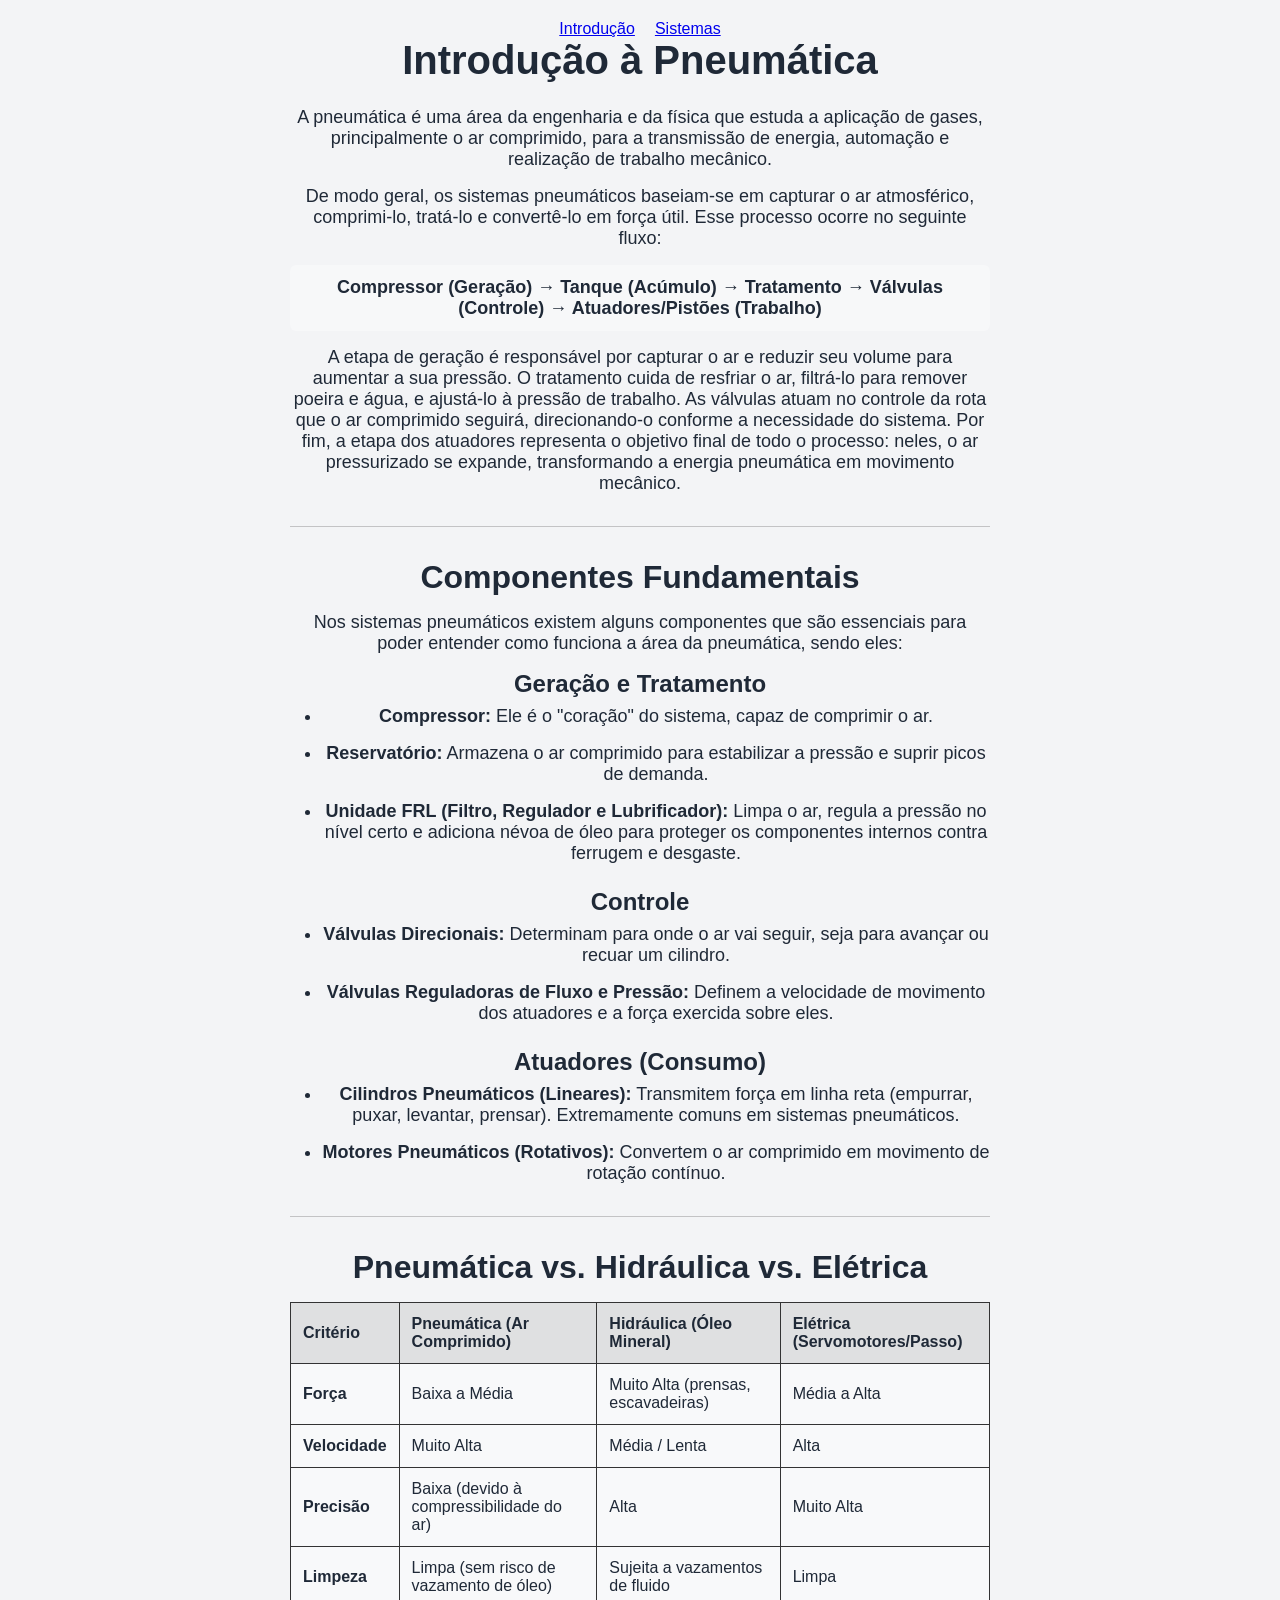
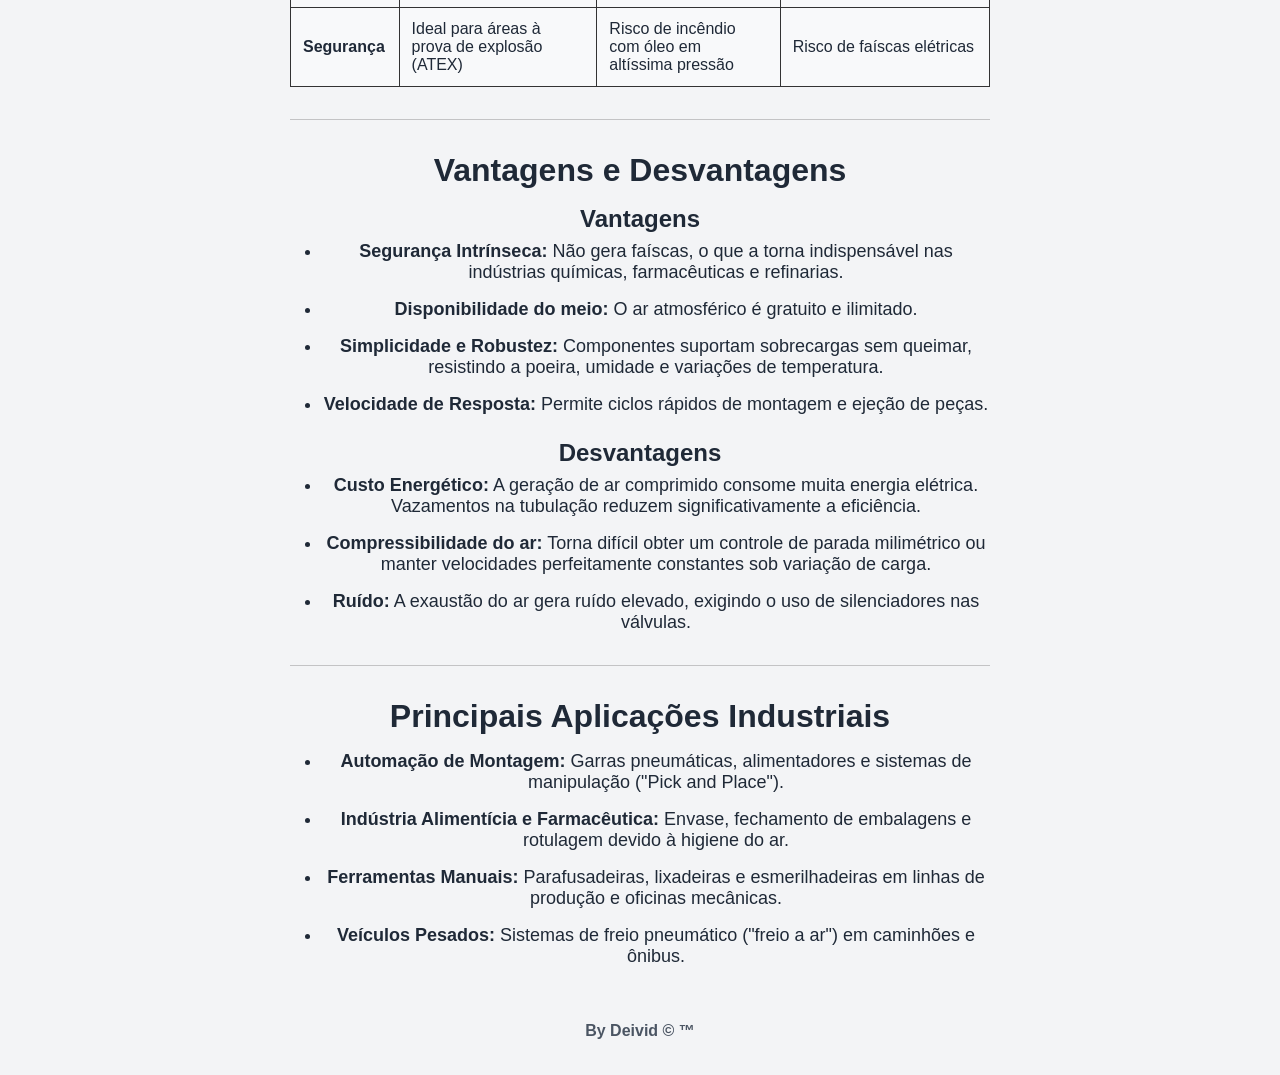
<file: index.html>
<!DOCTYPE html>
<html lang="pt-BR">
<head>
    <meta charset="UTF-8">
    <meta name="viewport" content="width=device-width, initial-scale=1.0">
    <link rel="stylesheet" href="./style.css">
    <script src="script.js"></script>
    <title>Introdução à Pneumática</title>
</head>
<body>
<header>
    <button class="menu-btn" id="menu-btn">☰</button>

    <nav id="menu">
        <a href="index.html">Introdução</a>
        <a href="sistemas.html">Sistemas</a>
    </nav>
</header>
<main>

    <h1>Introdução à Pneumática</h1>
    
    <p>
        A pneumática é uma área da engenharia e da física que estuda a aplicação de gases, principalmente o ar comprimido, para a transmissão de energia, automação e realização de trabalho mecânico.
    </p>
    
    <p>
        De modo geral, os sistemas pneumáticos baseiam-se em capturar o ar atmosférico, comprimi-lo, tratá-lo e convertê-lo em força útil. Esse processo ocorre no seguinte fluxo:
    </p>
    
    <p class="fluxo">
        Compressor (Geração) &rarr; Tanque (Acúmulo) &rarr; Tratamento &rarr; Válvulas (Controle) &rarr; Atuadores/Pistões (Trabalho)
    </p>
    
    <p>
        A etapa de geração é responsável por capturar o ar e reduzir seu volume para aumentar a sua pressão.
        O tratamento cuida de resfriar o ar, filtrá-lo para remover poeira e água, e ajustá-lo à pressão de trabalho.
        As válvulas atuam no controle da rota que o ar comprimido seguirá, direcionando-o conforme a necessidade do sistema.
        Por fim, a etapa dos atuadores representa o objetivo final de todo o processo: neles, o ar pressurizado se expande, transformando a energia pneumática em movimento mecânico.
    </p>
    
    <hr>
    
    <h2>Componentes Fundamentais</h2>
    <p>
        Nos sistemas pneumáticos existem alguns componentes que são essenciais para poder entender como funciona a área da pneumática, sendo eles:
    </p>
    
    <h3>Geração e Tratamento</h3>
    <ul>
        <li><strong>Compressor:</strong> Ele é o "coração" do sistema, capaz de comprimir o ar.</li>
        <li><strong>Reservatório:</strong> Armazena o ar comprimido para estabilizar a pressão e suprir picos de demanda.</li>
        <li><strong>Unidade FRL (Filtro, Regulador e Lubrificador):</strong> Limpa o ar, regula a pressão no nível certo e adiciona névoa de óleo para proteger os componentes internos contra ferrugem e desgaste.</li>
    </ul>
    
    <h3>Controle</h3>
    <ul>
        <li><strong>Válvulas Direcionais:</strong> Determinam para onde o ar vai seguir, seja para avançar ou recuar um cilindro.</li>
        <li><strong>Válvulas Reguladoras de Fluxo e Pressão:</strong> Definem a velocidade de movimento dos atuadores e a força exercida sobre eles.</li>
    </ul>
    
    <h3>Atuadores (Consumo)</h3>
    <ul>
        <li><strong>Cilindros Pneumáticos (Lineares):</strong> Transmitem força em linha reta (empurrar, puxar, levantar, prensar). Extremamente comuns em sistemas pneumáticos.</li>
        <li><strong>Motores Pneumáticos (Rotativos):</strong> Convertem o ar comprimido em movimento de rotação contínuo.</li>
    </ul>
    
    <hr>
    
    <h2>Pneumática vs. Hidráulica vs. Elétrica</h2>
    
    <div class="tabela-container">
        <table>
            <thead>
                <tr>
                    <th>Critério</th>
                    <th>Pneumática (Ar Comprimido)</th>
                    <th>Hidráulica (Óleo Mineral)</th>
                    <th>Elétrica (Servomotores/Passo)</th>
                </tr>
            </thead>
            <tbody>
                <tr>
                    <td><strong>Força</strong></td>
                    <td>Baixa a Média</td>
                    <td>Muito Alta (prensas, escavadeiras)</td>
                    <td>Média a Alta</td>
                </tr>
                <tr>
                    <td><strong>Velocidade</strong></td>
                    <td>Muito Alta</td>
                    <td>Média / Lenta</td>
                    <td>Alta</td>
                </tr>
                <tr>
                    <td><strong>Precisão</strong></td>
                    <td>Baixa (devido à compressibilidade do ar)</td>
                    <td>Alta</td>
                    <td>Muito Alta</td>
                </tr>
                <tr>
                    <td><strong>Limpeza</strong></td>
                    <td>Limpa (sem risco de vazamento de óleo)</td>
                    <td>Sujeita a vazamentos de fluido</td>
                    <td>Limpa</td>
                </tr>
                <tr>
                    <td><strong>Segurança</strong></td>
                    <td>Ideal para áreas à prova de explosão (ATEX)</td>
                    <td>Risco de incêndio com óleo em altíssima pressão</td>
                    <td>Risco de faíscas elétricas</td>
                </tr>
            </tbody>
        </table>
    </div>
    
    <hr>
    
    <h2>Vantagens e Desvantagens</h2>
    
    <h3>Vantagens</h3>
    <ul>
        <li><strong>Segurança Intrínseca:</strong> Não gera faíscas, o que a torna indispensável nas indústrias químicas, farmacêuticas e refinarias.</li>
        <li><strong>Disponibilidade do meio:</strong> O ar atmosférico é gratuito e ilimitado.</li>
        <li><strong>Simplicidade e Robustez:</strong> Componentes suportam sobrecargas sem queimar, resistindo a poeira, umidade e variações de temperatura.</li>
        <li><strong>Velocidade de Resposta:</strong> Permite ciclos rápidos de montagem e ejeção de peças.</li>
    </ul>
    
    <h3>Desvantagens</h3>
    <ul>
        <li><strong>Custo Energético:</strong> A geração de ar comprimido consome muita energia elétrica. Vazamentos na tubulação reduzem significativamente a eficiência.</li>
        <li><strong>Compressibilidade do ar:</strong> Torna difícil obter um controle de parada milimétrico ou manter velocidades perfeitamente constantes sob variação de carga.</li>
        <li><strong>Ruído:</strong> A exaustão do ar gera ruído elevado, exigindo o uso de silenciadores nas válvulas.</li>
    </ul>
    
    <hr>
    
    <h2>Principais Aplicações Industriais</h2>
    <ul>
        <li><strong>Automação de Montagem:</strong> Garras pneumáticas, alimentadores e sistemas de manipulação ("Pick and Place").</li>
        <li><strong>Indústria Alimentícia e Farmacêutica:</strong> Envase, fechamento de embalagens e rotulagem devido à higiene do ar.</li>
        <li><strong>Ferramentas Manuais:</strong> Parafusadeiras, lixadeiras e esmerilhadeiras em linhas de produção e oficinas mecânicas.</li>
        <li><strong>Veículos Pesados:</strong> Sistemas de freio pneumático ("freio a ar") em caminhões e ônibus.</li>
    </ul>
</main>
<footer>
    By Deivid &copy; &trade;
</footer>
</body>
</html>
</file>
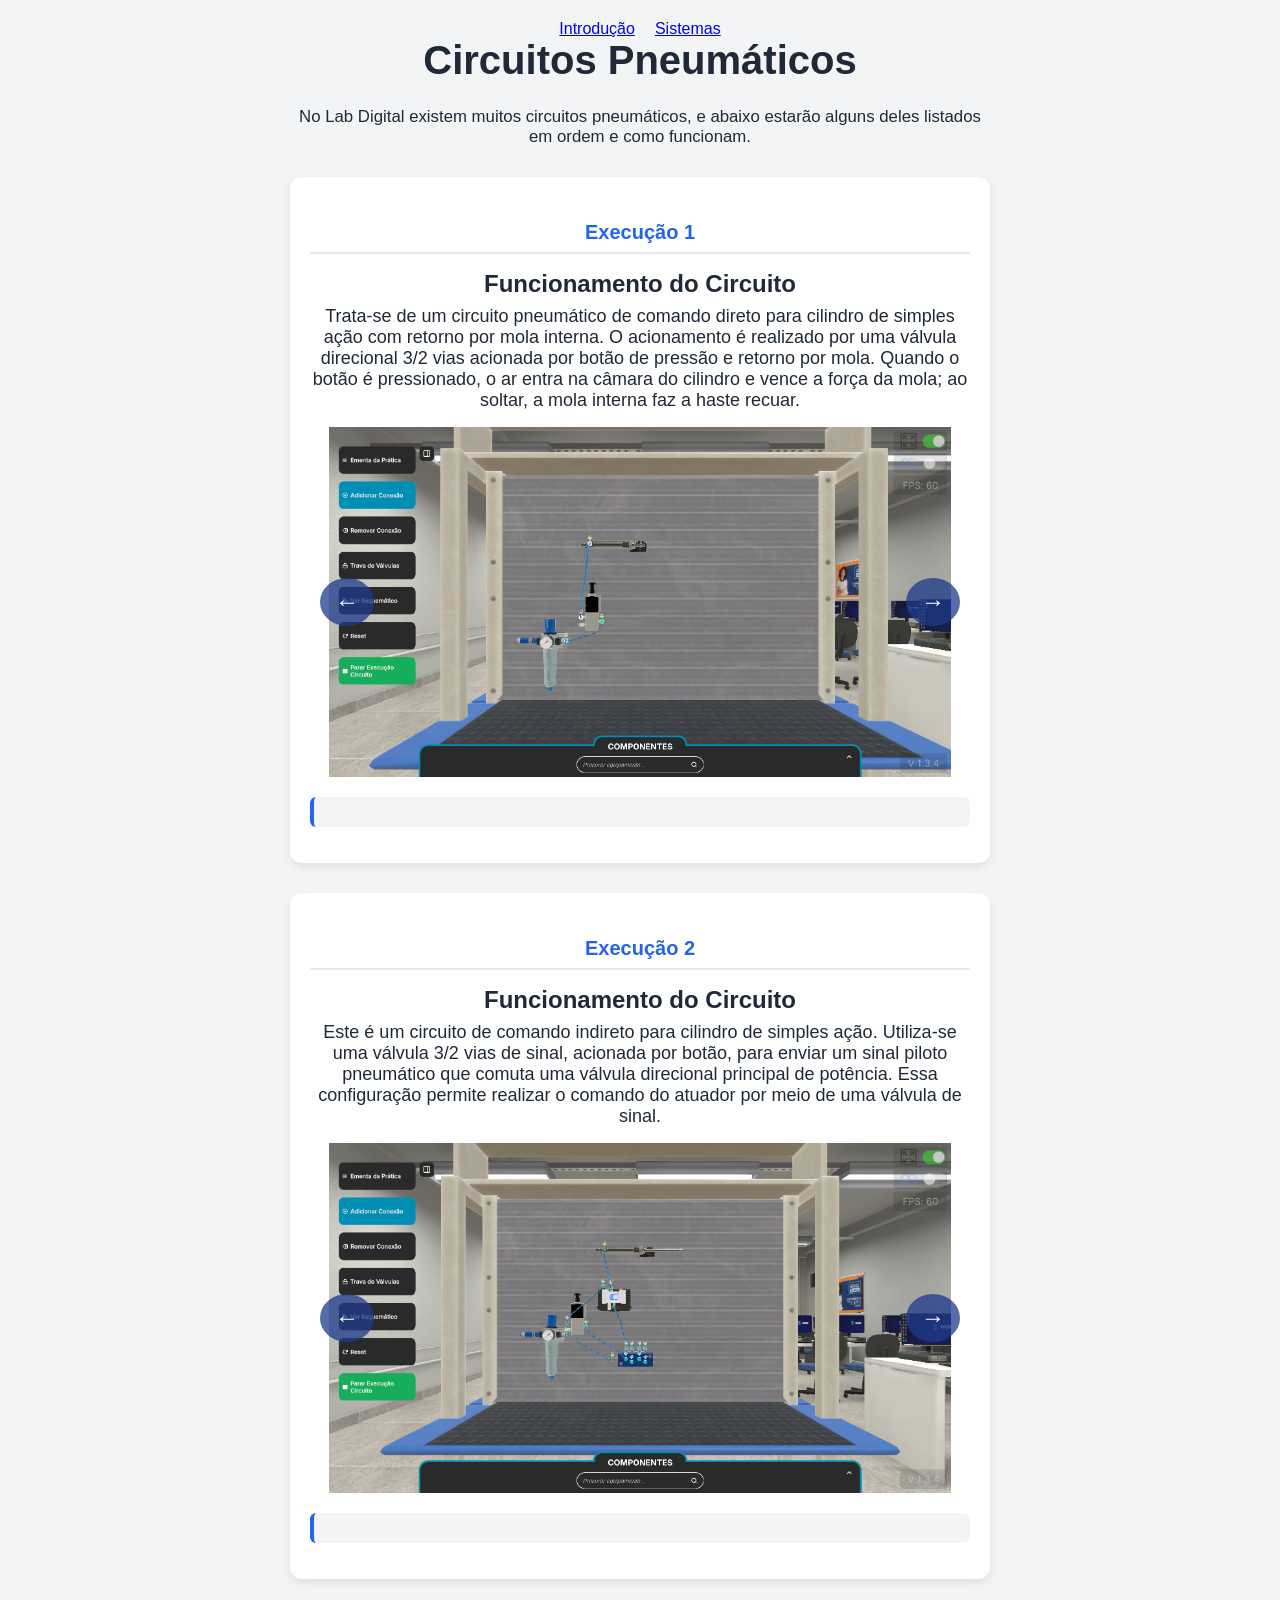
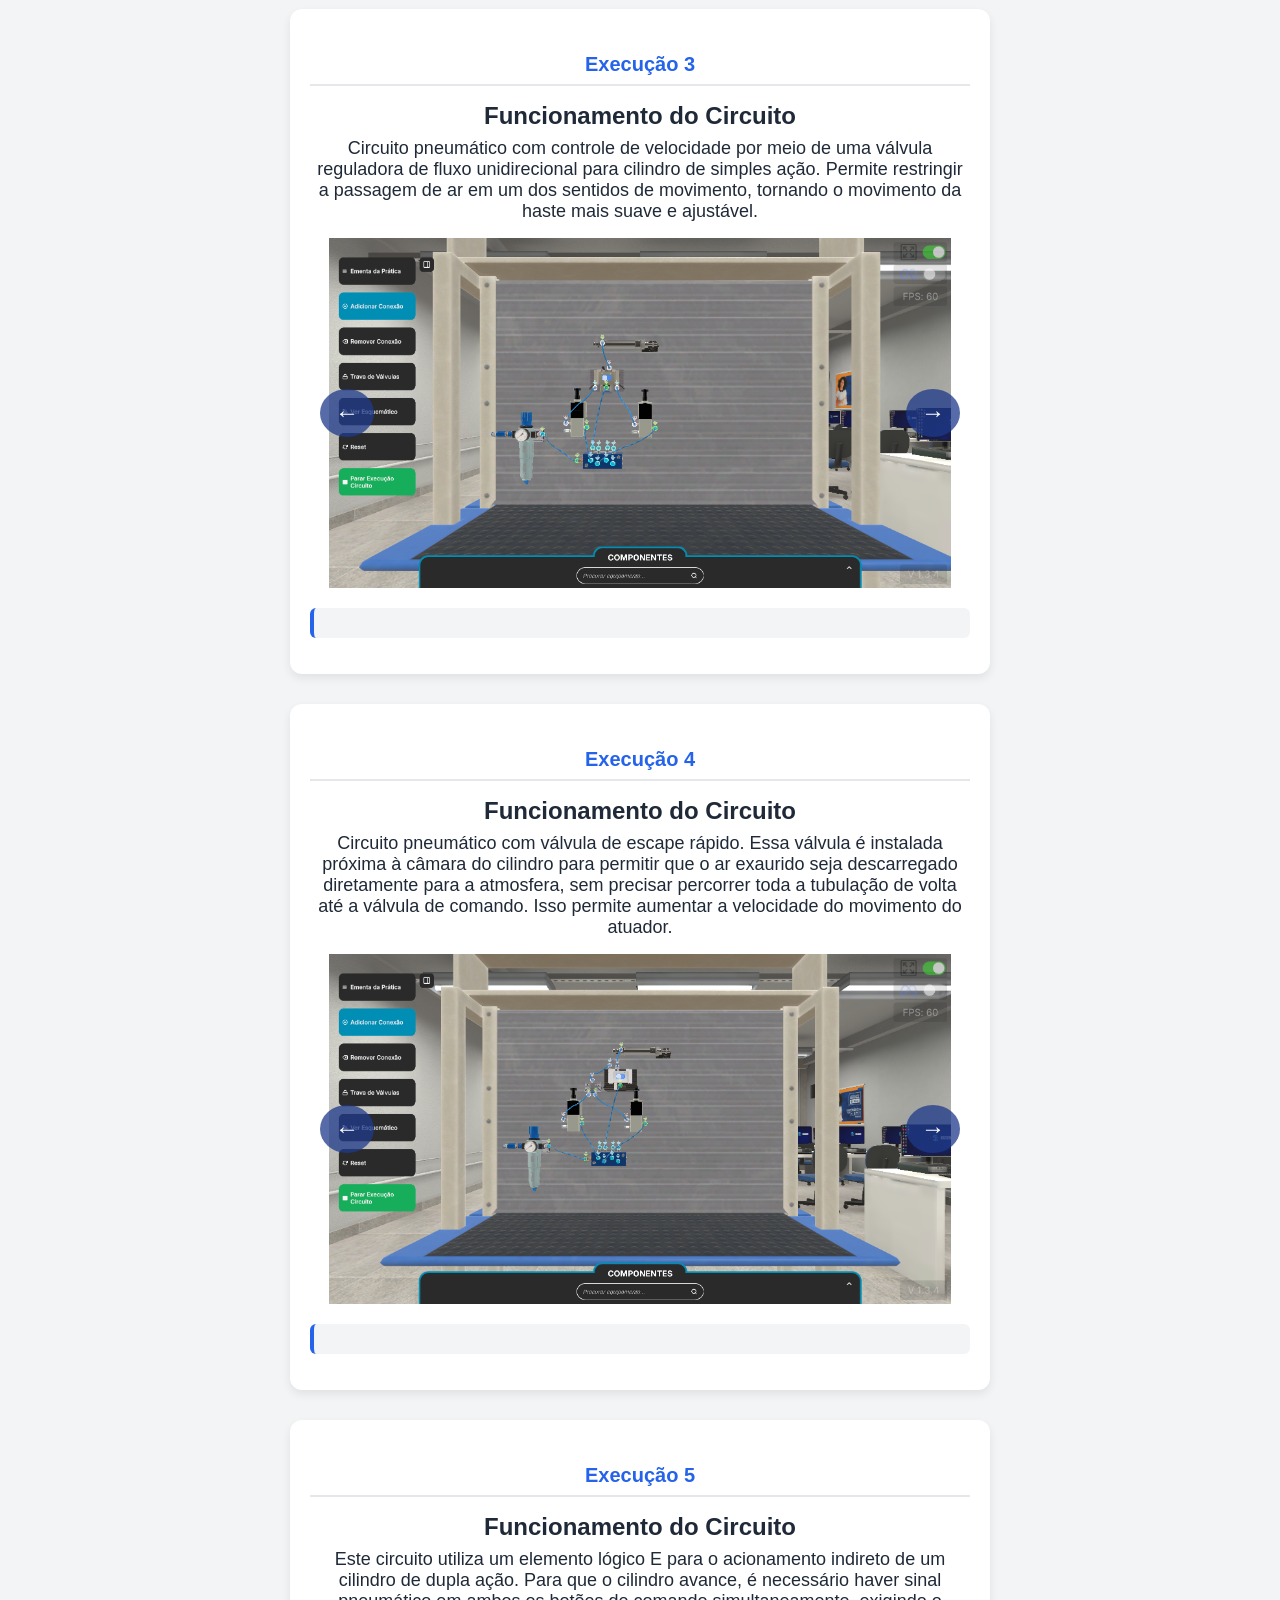
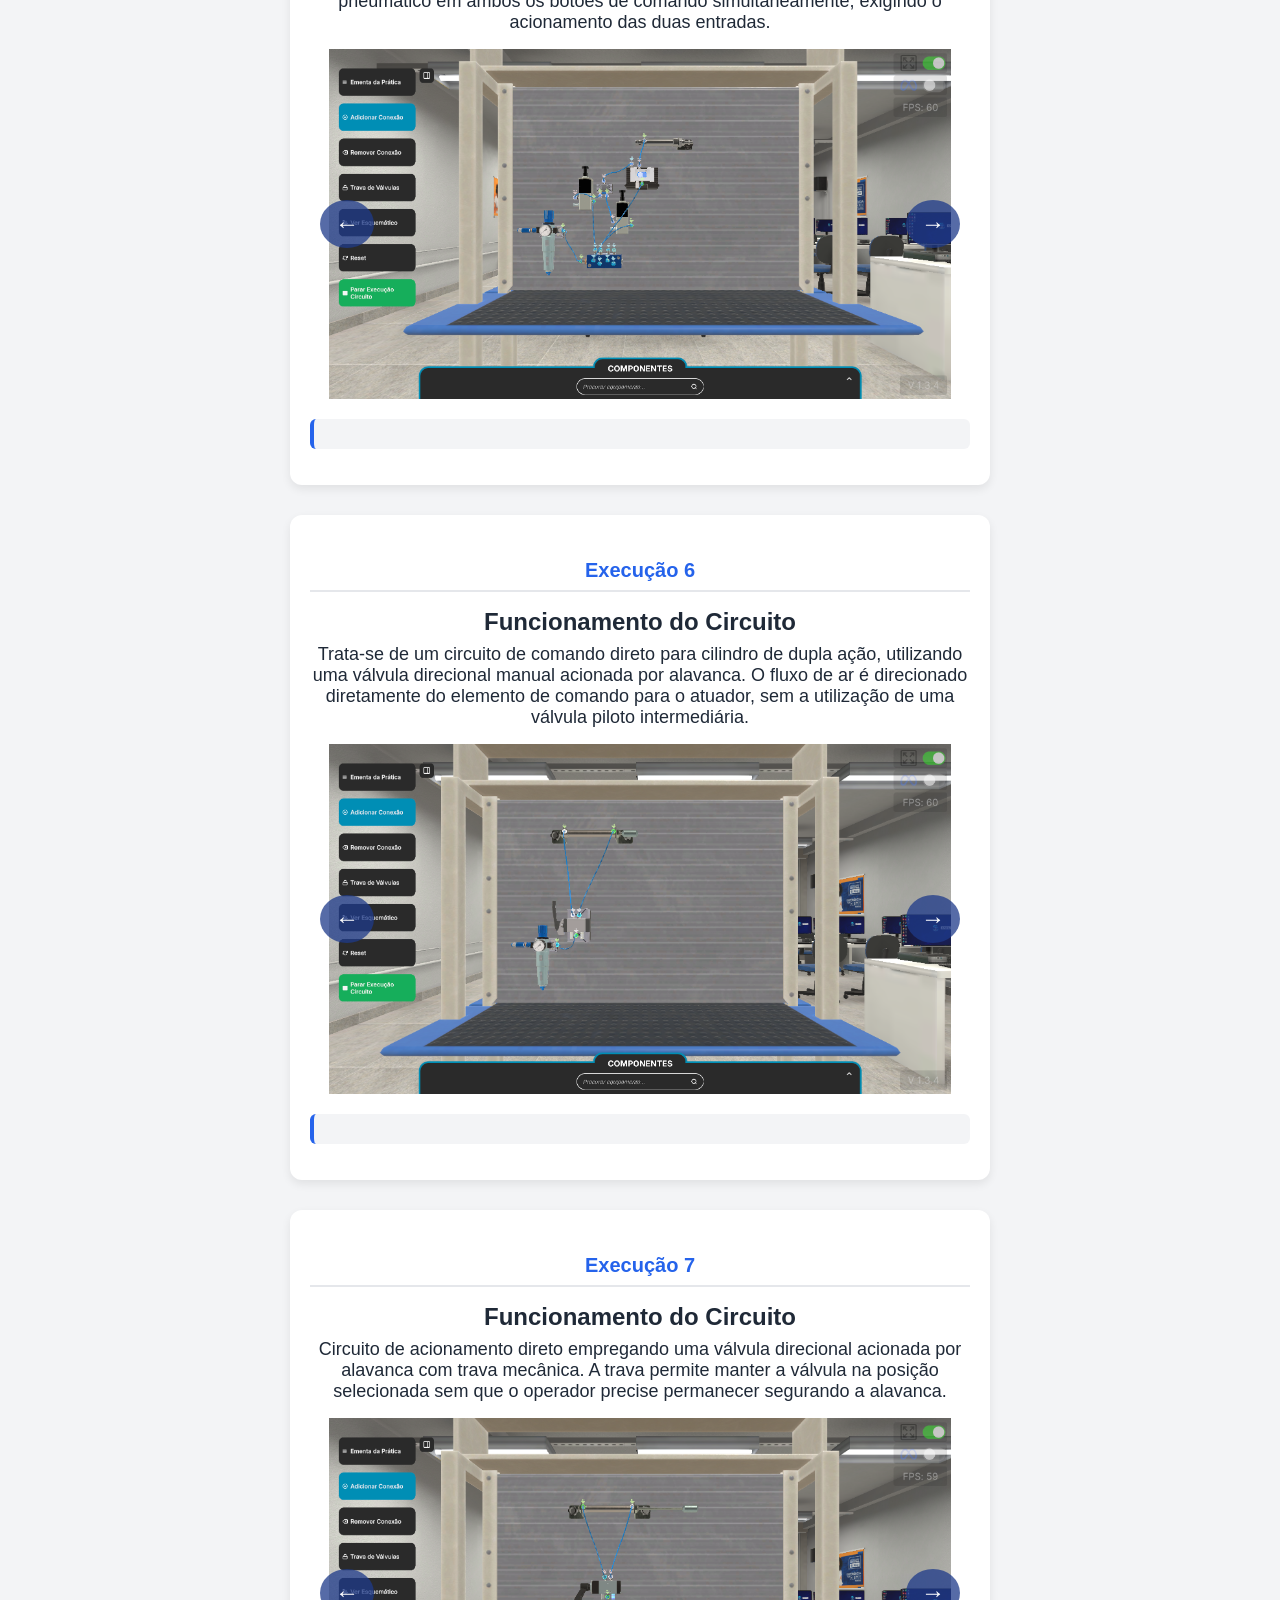
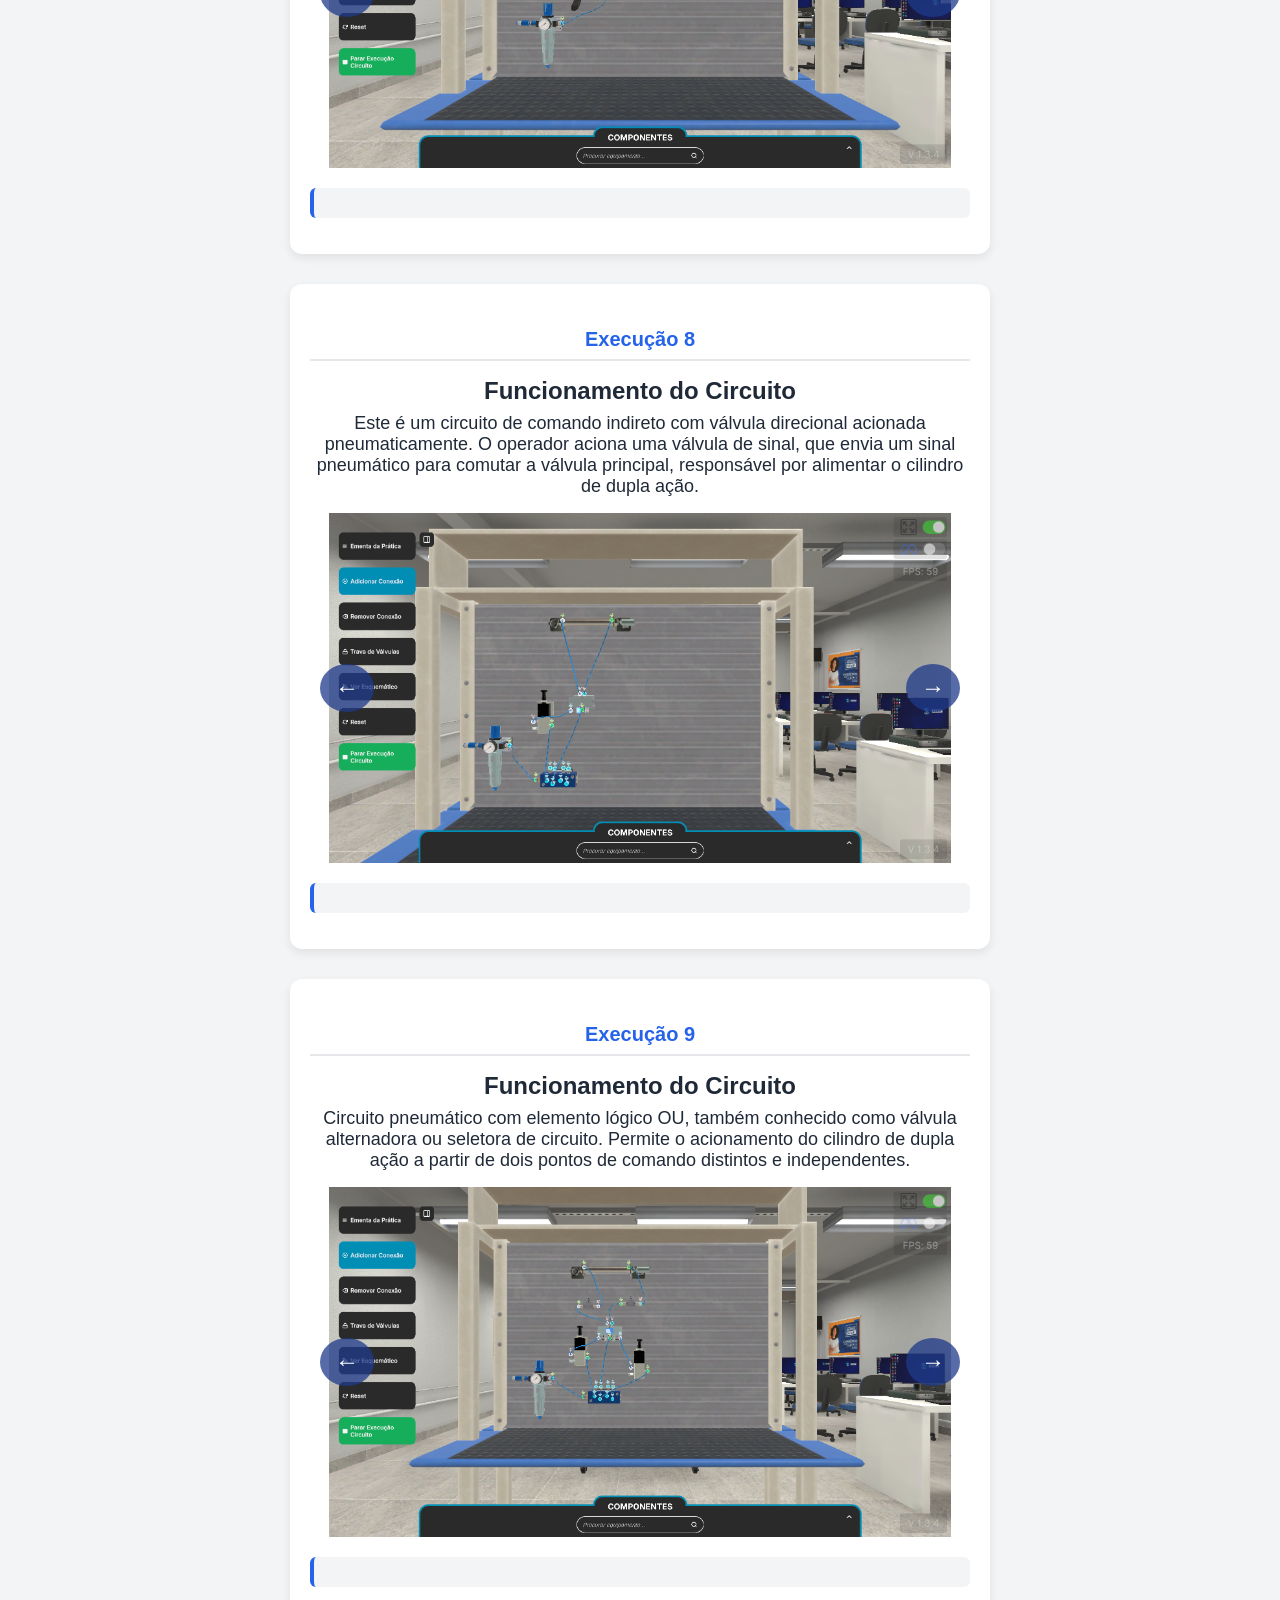
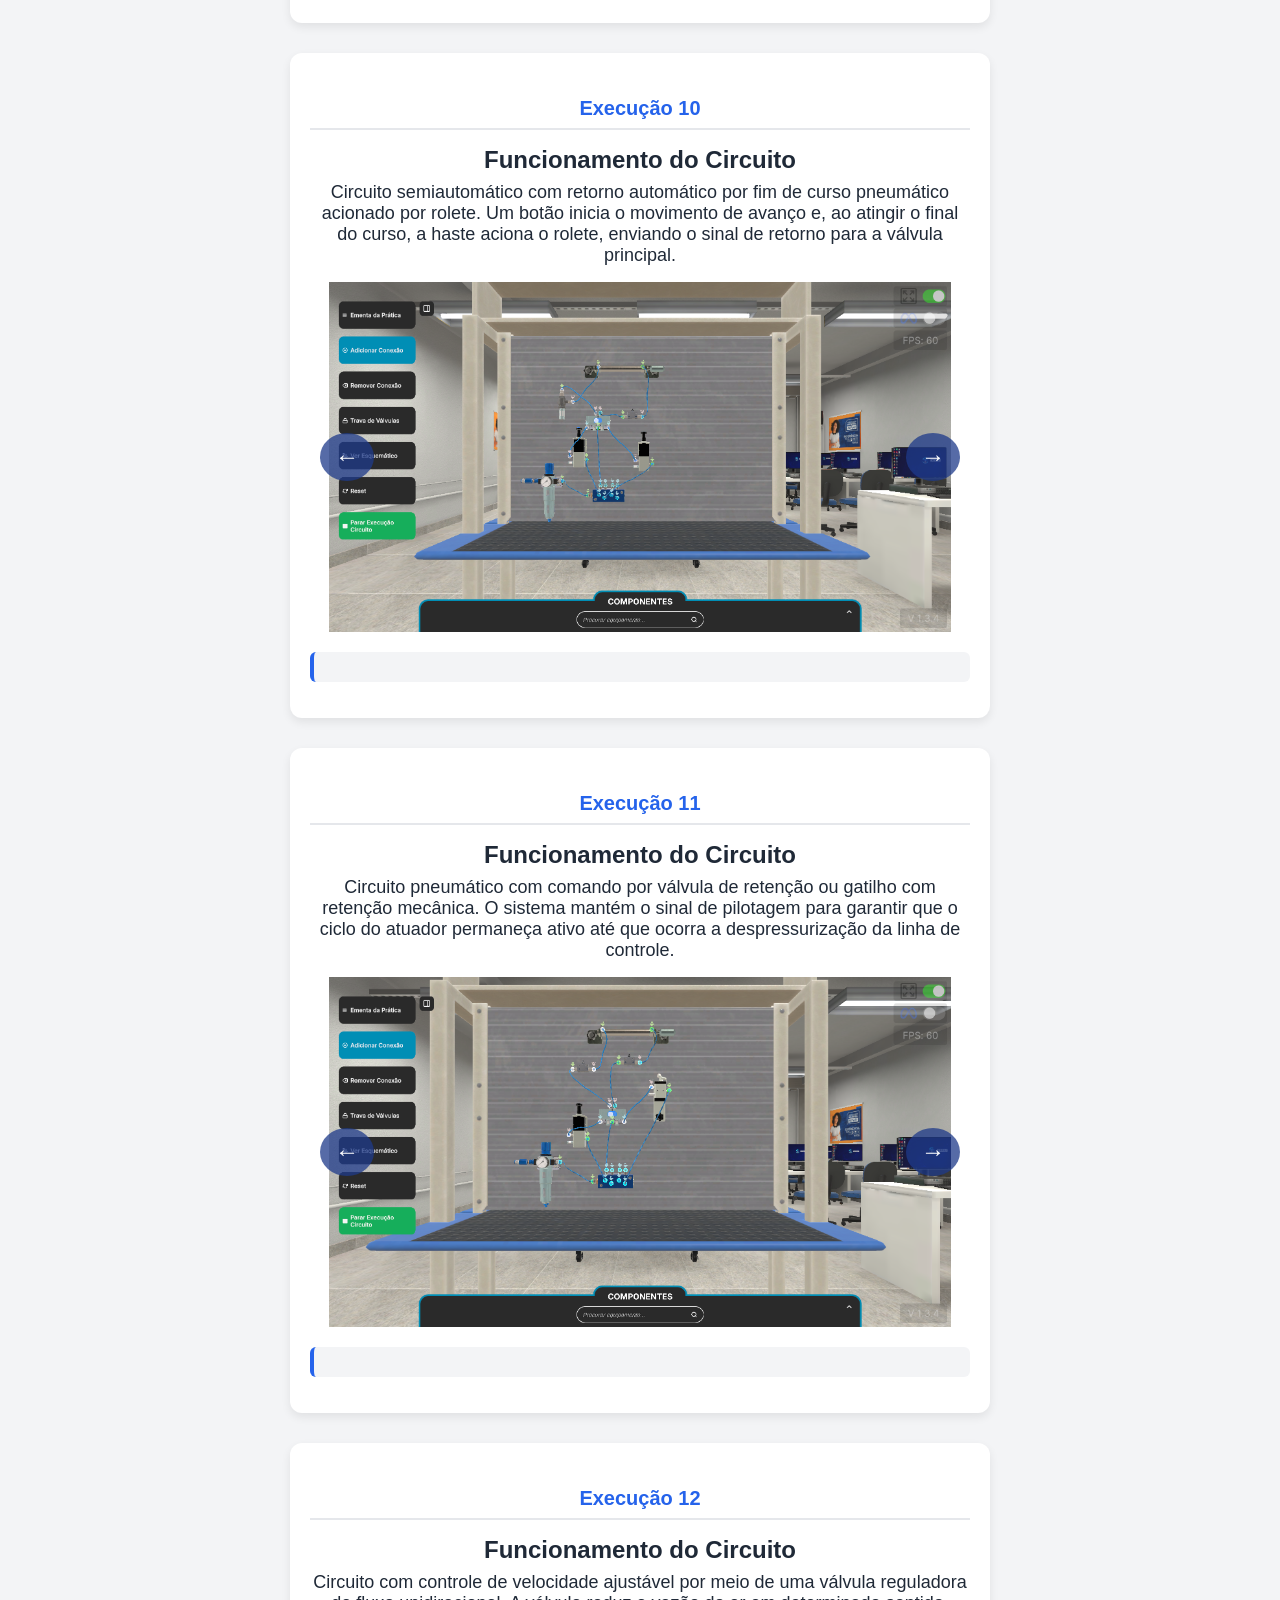
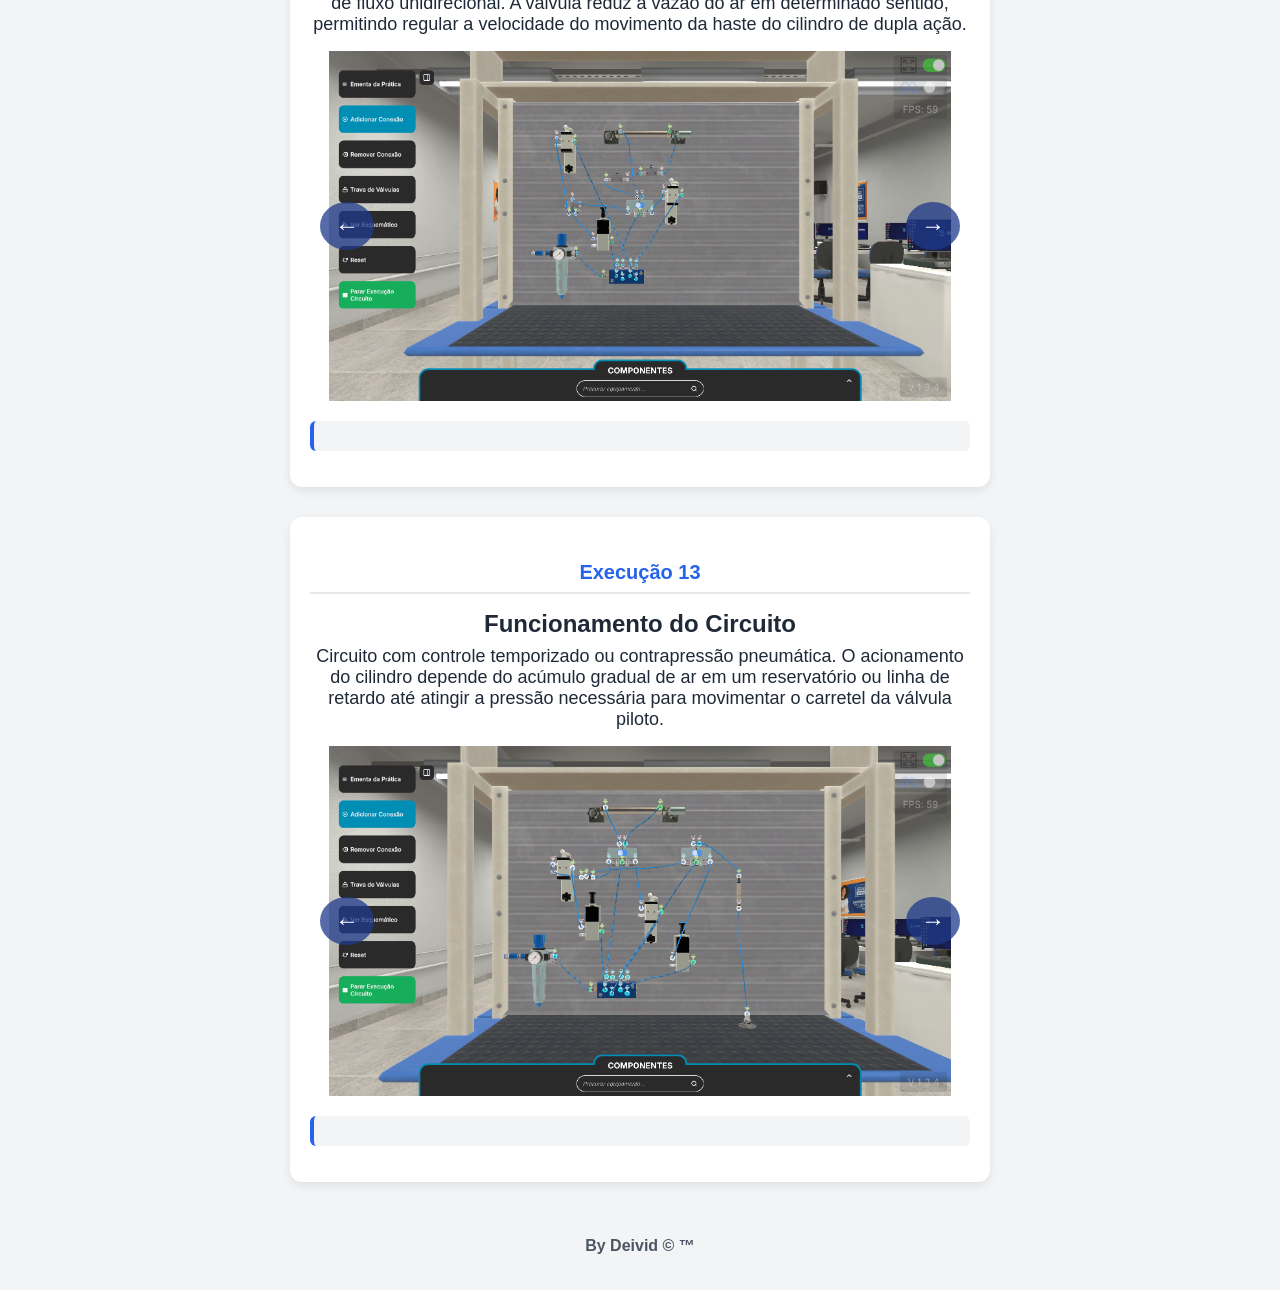
<file: sistemas.html>
<!DOCTYPE html>
<html lang="pt-BR">
<head>
    <meta charset="UTF-8">
    <meta name="viewport" content="width=device-width, initial-scale=1.0">
    <link rel="stylesheet" href="./style.css">
    <script src="./script.js"></script>
    <title>Sistemas Pneumáticos</title>
</head>
<body>
<header>
    <button class="menu-btn" id="menu-btn">☰</button>
    
    <nav id="menu">
        <a href="index.html">Introdução</a>
        <a href="sistemas.html">Sistemas</a>
    </nav>
</header>
    <main>
        <h1>Circuitos Pneumáticos</h1>
        <p class="description">No Lab Digital existem muitos circuitos pneumáticos, e abaixo estarão alguns deles listados em ordem e como funcionam.</p>

        <section class="circuit-card">

    <h2>Execução 1</h2>

    <h3>Funcionamento do Circuito</h3>

    <p>
        Trata-se de um circuito pneumático de comando direto para cilindro
        de simples ação com retorno por mola interna. O acionamento é
        realizado por uma válvula direcional 3/2 vias acionada por botão
        de pressão e retorno por mola. Quando o botão é pressionado, o ar
        entra na câmara do cilindro e vence a força da mola; ao soltar,
        a mola interna faz a haste recuar.
    </p>

    <div class="carousel-container">

        <button class="prev-btn">←</button>

        <div class="carousel">
            <img src="img/lab/exec_1_des.png"
                 alt="Execução 1 Desligado"
                 class="active">

            <img src="img/lab/exec_1_lig.png"
                 alt="Execução 1 Ligado">
        </div>

        <button class="next-btn">→</button>

    </div>

    <p class="carousel-text">
        A válvula de comando encontra-se em repouso mantida por mola.
        A via de alimentação de ar comprimido fica bloqueada na entrada
        da válvula e a câmara do cilindro está ligada ao escape. A haste
        do cilindro de simples ação permanece totalmente recuada.
    </p>

</section>


<section class="circuit-card">

    <h2>Execução 2</h2>

    <h3>Funcionamento do Circuito</h3>

    <p>
        Este é um circuito de comando indireto para cilindro de simples ação.
        Utiliza-se uma válvula 3/2 vias de sinal, acionada por botão, para
        enviar um sinal piloto pneumático que comuta uma válvula direcional
        principal de potência. Essa configuração permite realizar o comando
        do atuador por meio de uma válvula de sinal.
    </p>

    <div class="carousel-container">

        <button class="prev-btn">←</button>

        <div class="carousel">
            <img src="img/lab/exec_2_des.png"
                 alt="Execução 2 Desligado"
                 class="active">

            <img src="img/lab/exec_2_lig.png"
                 alt="Execução 2 Ligado">
        </div>

        <button class="next-btn">→</button>

    </div>

    <p class="carousel-text">
        A válvula de sinal pneumático não está acionada, portanto não há
        pressão na linha de pilotagem. A válvula de potência permanece
        bloqueada e a haste do cilindro de simples ação fica recuada
        devido à mola interna.
    </p>

</section>


<section class="circuit-card">

    <h2>Execução 3</h2>

    <h3>Funcionamento do Circuito</h3>

    <p>
        Circuito pneumático com controle de velocidade por meio de uma
        válvula reguladora de fluxo unidirecional para cilindro de simples
        ação. Permite restringir a passagem de ar em um dos sentidos de
        movimento, tornando o movimento da haste mais suave e ajustável.
    </p>

    <div class="carousel-container">

        <button class="prev-btn">←</button>

        <div class="carousel">
            <img src="img/lab/exec_3_des.png"
                 alt="Execução 3 Desligado"
                 class="active">

            <img src="img/lab/exec_3_lig.png"
                 alt="Execução 3 Ligado">
        </div>

        <button class="next-btn">→</button>

    </div>

    <p class="carousel-text">
        O circuito está sem acionamento de entrada. Não há pressão mantida
        no cilindro e a haste do atuador encontra-se totalmente recuada.
    </p>

</section>


<section class="circuit-card">

    <h2>Execução 4</h2>

    <h3>Funcionamento do Circuito</h3>

    <p>
        Circuito pneumático com válvula de escape rápido. Essa válvula é
        instalada próxima à câmara do cilindro para permitir que o ar
        exaurido seja descarregado diretamente para a atmosfera, sem
        precisar percorrer toda a tubulação de volta até a válvula de comando.
        Isso permite aumentar a velocidade do movimento do atuador.
    </p>

    <div class="carousel-container">

        <button class="prev-btn">←</button>

        <div class="carousel">
            <img src="img/lab/exec_4_des.png"
                 alt="Execução 4 Desligado"
                 class="active">

            <img src="img/lab/exec_4_lig.png"
                 alt="Execução 4 Ligado">
        </div>

        <button class="next-btn">→</button>

    </div>

    <p class="carousel-text">
        Em estado de repouso, não há sinal de pressão na linha principal.
        A câmara do cilindro está despressurizada através da porta de escape
        rápido, mantendo a haste do cilindro recuada.
    </p>

</section>


<section class="circuit-card">

    <h2>Execução 5</h2>

    <h3>Funcionamento do Circuito</h3>

    <p>
        Este circuito utiliza um elemento lógico E para o acionamento
        indireto de um cilindro de dupla ação. Para que o cilindro avance,
        é necessário haver sinal pneumático em ambos os botões de comando
        simultaneamente, exigindo o acionamento das duas entradas.
    </p>

    <div class="carousel-container">

        <button class="prev-btn">←</button>

        <div class="carousel">
            <img src="img/lab/exec_5_des.png"
                 alt="Execução 5 Desligado"
                 class="active">

            <img src="img/lab/exec_5_lig.png"
                 alt="Execução 5 Ligado">
        </div>

        <button class="next-btn">→</button>

    </div>

    <p class="carousel-text">
        O circuito encontra-se sem sinal de comando ativo. O ar comprimido
        fica bloqueado nas válvulas manuais e no elemento lógico E. A haste
        do cilindro de dupla ação permanece totalmente recuada.
    </p>

</section>


<section class="circuit-card">

    <h2>Execução 6</h2>

    <h3>Funcionamento do Circuito</h3>

    <p>
        Trata-se de um circuito de comando direto para cilindro de dupla
        ação, utilizando uma válvula direcional manual acionada por alavanca.
        O fluxo de ar é direcionado diretamente do elemento de comando para
        o atuador, sem a utilização de uma válvula piloto intermediária.
    </p>

    <div class="carousel-container">

        <button class="prev-btn">←</button>

        <div class="carousel">
            <img src="img/lab/exec_6_des.png"
                 alt="Execução 6 Desligado"
                 class="active">

            <img src="img/lab/exec_6_lig.png"
                 alt="Execução 6 Ligado">
        </div>

        <button class="next-btn">→</button>

    </div>

    <p class="carousel-text">
        Com a alavanca em posição de descanso, a válvula encontra-se na
        posição inicial e a haste do cilindro permanece recuada.
    </p>

</section>


<section class="circuit-card">

    <h2>Execução 7</h2>

    <h3>Funcionamento do Circuito</h3>

    <p>
        Circuito de acionamento direto empregando uma válvula direcional
        acionada por alavanca com trava mecânica. A trava permite manter
        a válvula na posição selecionada sem que o operador precise
        permanecer segurando a alavanca.
    </p>

    <div class="carousel-container">

        <button class="prev-btn">←</button>

        <div class="carousel">
            <img src="img/lab/exec_7_des.png"
                 alt="Execução 7 Desligado"
                 class="active">

            <img src="img/lab/exec_7_lig.png"
                 alt="Execução 7 Ligado">
        </div>

        <button class="next-btn">→</button>

    </div>

    <p class="carousel-text">
        Em estado de repouso, a alavanca está na posição inicial e a
        alimentação não pressuriza a câmara de avanço, mantendo a haste
        do cilindro totalmente recuada.
    </p>

</section>


<section class="circuit-card">

    <h2>Execução 8</h2>

    <h3>Funcionamento do Circuito</h3>

    <p>
        Este é um circuito de comando indireto com válvula direcional
        acionada pneumaticamente. O operador aciona uma válvula de sinal,
        que envia um sinal pneumático para comutar a válvula principal,
        responsável por alimentar o cilindro de dupla ação.
    </p>

    <div class="carousel-container">

        <button class="prev-btn">←</button>

        <div class="carousel">
            <img src="img/lab/exec_8_des.png"
                 alt="Execução 8 Desligado"
                 class="active">

            <img src="img/lab/exec_8_lig.png"
                 alt="Execução 8 Ligado">
        </div>

        <button class="next-btn">→</button>

    </div>

    <p class="carousel-text">
        Nenhuma válvula de sinal está sendo pressionada. A válvula de
        potência permanece em sua posição de repouso, mantendo a haste
        do cilindro recuada.
    </p>

</section>


<section class="circuit-card">

    <h2>Execução 9</h2>

    <h3>Funcionamento do Circuito</h3>

    <p>
        Circuito pneumático com elemento lógico OU, também conhecido como
        válvula alternadora ou seletora de circuito. Permite o acionamento
        do cilindro de dupla ação a partir de dois pontos de comando
        distintos e independentes.
    </p>

    <div class="carousel-container">

        <button class="prev-btn">←</button>

        <div class="carousel">
            <img src="img/lab/exec_9_des.png"
                 alt="Execução 9 Desligado"
                 class="active">

            <img src="img/lab/exec_9_lig.png"
                 alt="Execução 9 Ligado">
        </div>

        <button class="next-btn">→</button>

    </div>

    <p class="carousel-text">
        Ambas as válvulas de comando estão em repouso. Não há sinal
        entrando nas portas laterais da válvula alternadora OU, mantendo
        o cilindro despressurizado e a haste recuada.
    </p>

</section>


<section class="circuit-card">

    <h2>Execução 10</h2>

    <h3>Funcionamento do Circuito</h3>

    <p>
        Circuito semiautomático com retorno automático por fim de curso
        pneumático acionado por rolete. Um botão inicia o movimento de
        avanço e, ao atingir o final do curso, a haste aciona o rolete,
        enviando o sinal de retorno para a válvula principal.
    </p>

    <div class="carousel-container">

        <button class="prev-btn">←</button>

        <div class="carousel">
            <img src="img/lab/exec_10_des.png"
                 alt="Execução 10 Desligado"
                 class="active">

            <img src="img/lab/exec_10_lig.png"
                 alt="Execução 10 Ligado">
        </div>

        <button class="next-btn">→</button>

    </div>

    <p class="carousel-text">
        O circuito aguarda o pulso inicial de partida. A válvula
        direcional principal mantém o cilindro na posição inicial,
        deixando a haste recuada.
    </p>

</section>


<section class="circuit-card">

    <h2>Execução 11</h2>

    <h3>Funcionamento do Circuito</h3>

    <p>
        Circuito pneumático com comando por válvula de retenção ou gatilho
        com retenção mecânica. O sistema mantém o sinal de pilotagem para
        garantir que o ciclo do atuador permaneça ativo até que ocorra a
        despressurização da linha de controle.
    </p>

    <div class="carousel-container">

        <button class="prev-btn">←</button>

        <div class="carousel">
            <img src="img/lab/exec_11_des.png"
                 alt="Execução 11 Desligado"
                 class="active">

            <img src="img/lab/exec_11_lig.png"
                 alt="Execução 11 Ligado">
        </div>

        <button class="next-btn">→</button>

    </div>

    <p class="carousel-text">
        O circuito encontra-se despressurizado nas linhas de comando.
        A válvula principal de potência encontra-se na posição de repouso,
        mantendo a haste do cilindro de dupla ação recuada.
    </p>

</section>


<section class="circuit-card">

    <h2>Execução 12</h2>

    <h3>Funcionamento do Circuito</h3>

    <p>
        Circuito com controle de velocidade ajustável por meio de uma
        válvula reguladora de fluxo unidirecional. A válvula reduz a
        vazão do ar em determinado sentido, permitindo regular a velocidade
        do movimento da haste do cilindro de dupla ação.
    </p>

    <div class="carousel-container">

        <button class="prev-btn">←</button>

        <div class="carousel">
            <img src="img/lab/exec_12_des.png"
                 alt="Execução 12 Desligado"
                 class="active">

            <img src="img/lab/exec_12_lig.png"
                 alt="Execução 12 Ligado">
        </div>

        <button class="next-btn">→</button>

    </div>

    <p class="carousel-text">
        Sem sinal nas válvulas de controle, o sistema permanece estático.
        A câmara de avanço está em exaustão e a haste do cilindro fica
        recuada.
    </p>

</section>


<section class="circuit-card">

    <h2>Execução 13</h2>

    <h3>Funcionamento do Circuito</h3>

    <p>
        Circuito com controle temporizado ou contrapressão pneumática.
        O acionamento do cilindro depende do acúmulo gradual de ar em
        um reservatório ou linha de retardo até atingir a pressão
        necessária para movimentar o carretel da válvula piloto.
    </p>

    <div class="carousel-container">

        <button class="prev-btn">←</button>

        <div class="carousel">
            <img src="img/lab/exec_13_des.png"
                 alt="Execução 13 Desligado"
                 class="active">

            <img src="img/lab/exec_13_lig.png"
                 alt="Execução 13 Ligado">
        </div>

        <button class="next-btn">→</button>

    </div>

    <p class="carousel-text">
        O circuito está em estado de espera. A linha de tempo ou
        contrapressão ainda não atingiu o nível de disparo e a haste
        do cilindro permanece totalmente recuada.
    </p>

</section>
    </main>

    <footer>
        By Deivid &copy; &trade;
    </footer>

</body>
</html>
</file>
<file: style.css>
/* Resets e Configurações Gerais */
* {
    margin: 0;
    padding: 0;
    box-sizing: border-box;
}

/* Títulos */
h1 {
    text-align: center;
    margin-bottom: 1.5rem;
    font-size: 2.5rem;
}

h2 {
    margin-top: 1.5rem;
    margin-bottom: 1rem;
    font-size: 2rem;
}

h3 {
    margin-top: 1rem;
    margin-bottom: 0.5rem;
    font-size: 1.5rem;
}

/* Parágrafos e Listas */
p, li {
    font-size: 1.125rem;
    margin-bottom: 1rem;
}

ul {
    margin-left: 2rem;
    margin-bottom: 1.5rem;
}

/* Destaque do Fluxo */
.fluxo {
    font-weight: bold;
    background-color: rgba(255, 255, 255, 0.3);
    padding: 0.75rem;
    border-radius: 6px;
    text-align: center;
}

/* Divisores */
hr {
    border: 0;
    height: 1px;
    background-color: rgba(0, 0, 0, 0.2);
    margin: 2rem 0;
}

/* Estilização da Tabela */
.tabela-container {
    overflow-x: auto;
    margin-bottom: 1.5rem;
}

table {
    width: 100%;
    border-collapse: collapse;
    background-color: rgba(255, 255, 255, 0.4);
}

th, td {
    border: 1px solid #333333;
    padding: 0.75rem;
    text-align: left;
}

th {
    background-color: rgba(0, 0, 0, 0.1);
}

/* ===================================================
   RESPONSIVIDADE PADRÃO (Media Queries)
   =================================================== */

/* Notebooks e Desktops Pequenos (até 1024px) */
@media (max-width: 1024px) {
    h1 { font-size: 2.2rem; }
    h2 { font-size: 1.75rem; }
    h3 { font-size: 1.35rem; }
    p, li { font-size: 1rem; }
}

/* Tablets (até 768px) */
@media (max-width: 768px) {
    body { padding: 1.5rem; }
    h1 { font-size: 1.8rem; }
    h2 { font-size: 1.5rem; }
    h3 { font-size: 1.2rem; }
    p, li { font-size: 0.95rem; }
}

/* Celulares (até 576px) */
@media (max-width: 576px) {
    body { padding: 1rem; }
    h1 { font-size: 1.5rem; }
    h2 { font-size: 1.25rem; }
    h3 { font-size: 1.1rem; }
    p, li { font-size: 0.9rem; }
    ul { margin-left: 1.2rem; }
}

* {
    box-sizing: border-box;
    margin: 0;
    padding: 0;
}

body {
    font-family: Arial, sans-serif;
    background-color: #f3f4f6;
    color: #1f2937;
    padding: 20px 10px;
    text-align: center;
}

header h1 {
    text-align: center;
    color: #1e3a8a;
    margin-bottom: 10px;
}

.description {
    text-align: center;
    margin-bottom: 30px;
    font-size: 1.05rem;
}

main {
    max-width: 700px;
    margin: 0 auto;
}

.circuit-card {
    background: #ffffff;
    border-radius: 12px;
    padding: 20px;
    margin-bottom: 30px;
    box-shadow: 0 4px 10px rgba(0, 0, 0, 0.08);
}

.circuit-card h2 {
    color: #2563eb;
    font-size: 1.25rem;
    margin-bottom: 15px;
    border-bottom: 2px solid #e5e7eb;
    padding-bottom: 8px;
}

/* Container principal com botões e imagens */
.carousel-container {
    position: relative;
    display: flex;
    align-items: center;
    justify-content: center;
}

.carousel {
    position: relative;
    width: 100%;
    height: 350px; /* Ajuste a altura máxima desejada das imagens */
    display: flex;
    align-items: center;
    justify-content: center;
    overflow: hidden;
}

.carousel img {
    position: absolute;
    max-width: 100%;
    max-height: 100%;
    object-fit: contain;
    opacity: 0;
    transition: opacity 0.3s ease-in-out;
    pointer-events: none;
}

/* Apenas a imagem com classe .active fica visível */
.carousel img.active {
    opacity: 1;
    pointer-events: auto;
}

/* Estilo dos Botões de Navegação */
.prev-btn, .next-btn {
    position: absolute;
    top: 50%;
    transform: translateY(-50%);
    background-color: rgba(30, 58, 138, 0.75);
    color: white;
    border: none;
    font-size: 1.5rem;
    padding: 10px 15px;
    cursor: pointer;
    border-radius: 50%;
    z-index: 10;
    transition: background-color 0.2s ease;
    user-select: none;
}

.prev-btn:hover, .next-btn:hover {
    background-color: rgba(30, 58, 138, 1);
}

.prev-btn {
    left: 10px;
}

.next-btn {
    right: 10px;
}

footer {
    text-align: center;
    margin-top: 40px;
    padding: 15px;
    font-weight: bold;
    color: #4b5563;
}

/* Texto correspondente à imagem atual */
.carousel-text {
    margin-top: 20px;
    padding: 15px;
    background-color: #f3f4f6;
    border-left: 4px solid #2563eb;
    border-radius: 6px;
    font-size: 1rem;
    line-height: 1.6;
    text-align: left;
}

.menu-btn {
    display: none;
    background: none;
    border: none;
    font-size: 2rem;
    cursor: pointer;
}

nav {
    display: flex;
    justify-content: center;
    gap: 20px;
}

@media (max-width: 576px) {

    .menu-btn {
        display: block;
        margin: 0 auto 15px auto;
    }

    nav {
        display: none;
        flex-direction: column;
        align-items: center;
        gap: 10px;
    }

    nav.menu-aberto {
        display: flex;
    }
}
</file>
